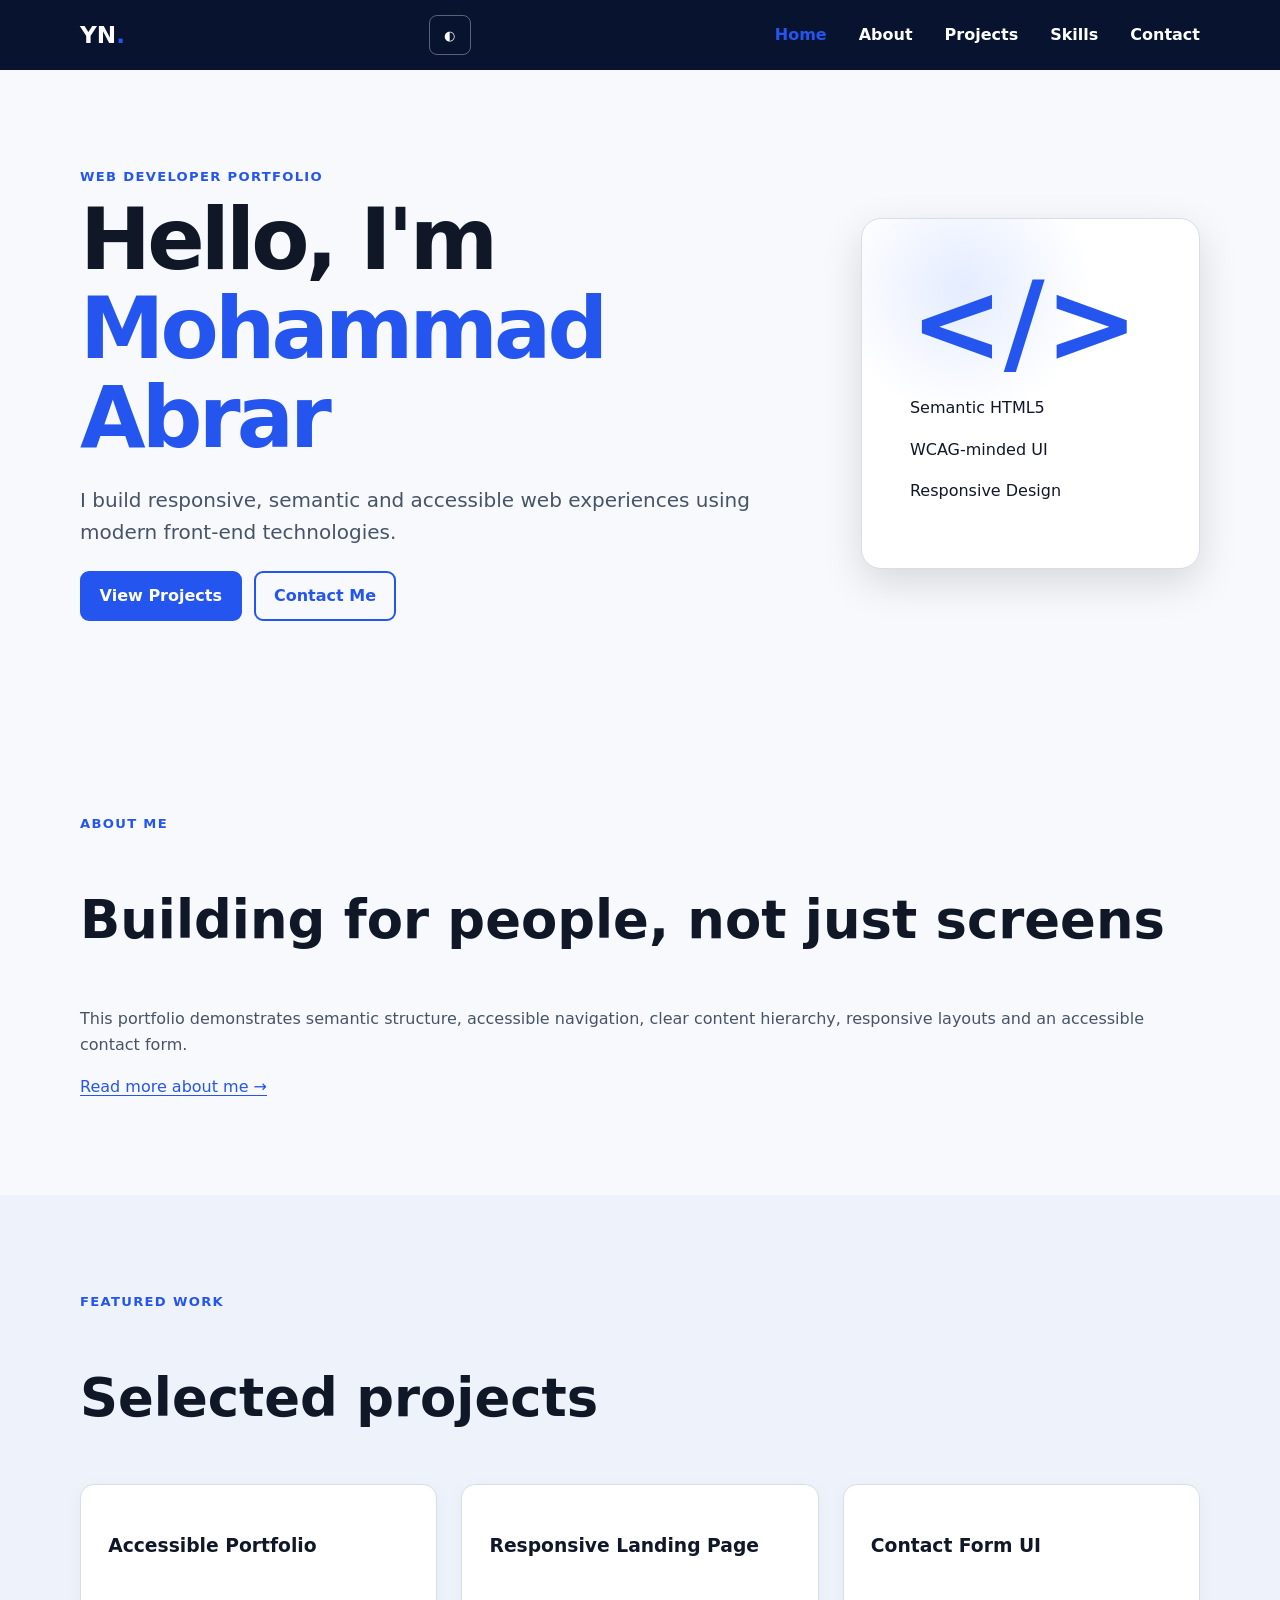
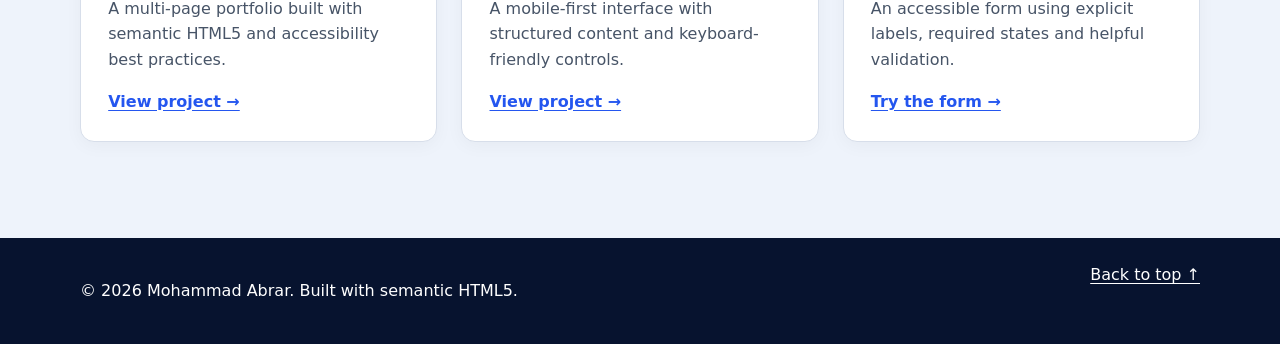
<file: index.html>
<!doctype html>
<html lang="en">
<head>
  <meta charset="utf-8">
  <meta name="viewport" content="width=device-width, initial-scale=1">
  <title>Mohammad Abrar | Accessible Web Developer Portfolio</title>
  <meta name="description" content="Personal portfolio of Mohammad Abrar, featuring accessible, semantic and responsive web development projects.">
  <meta name="keywords" content="web developer, HTML5, CSS3, JavaScript, accessibility, portfolio">
  <meta name="author" content="Mohammad Abrar">
  <meta name="robots" content="index, follow">
  <link rel="canonical" href="https://example.com/">
  <link rel="stylesheet" href="style.css">
</head>
<body>
  <a class="skip-link" href="#main-content">Skip to main content</a>

  <header class="site-header">
    <nav class="navbar" aria-label="Primary navigation">
      <a class="brand" href="index.html" aria-label="Mohammad Abrar home">YN<span>.</span></a>
      <button class="theme-toggle" type="button" aria-pressed="false" aria-label="Switch to dark mode">◐</button>
      <button class="nav-toggle" type="button" aria-expanded="false" aria-controls="primary-menu">
        <span class="sr-only">Toggle navigation</span>☰
      </button>
      <ul id="primary-menu" class="nav-menu">
        <li><a aria-current="page" href="index.html">Home</a></li>
        <li><a href="about.html">About</a></li>
        <li><a href="projects.html">Projects</a></li>
        <li><a href="skills.html">Skills</a></li>
        <li><a href="contact.html">Contact</a></li>
      </ul>
    </nav>
  </header>

  <main id="main-content">
    <section class="hero" aria-labelledby="hero-title">
      <div>
        <p class="eyebrow">Web Developer Portfolio</p>
        <h1 id="hero-title">Hello, I'm <span>Mohammad Abrar</span></h1>
        <p class="lead">I build responsive, semantic and accessible web experiences using modern front-end technologies.</p>
        <div class="actions">
          <a class="button" href="projects.html">View Projects</a>
          <a class="button button-outline" href="contact.html">Contact Me</a>
        </div>
      </div>
      <div class="hero-card" aria-label="Accessibility-focused portfolio">
        <div class="code-symbol" aria-hidden="true">&lt;/&gt;</div>
        <p>Semantic HTML5</p>
        <p>WCAG-minded UI</p>
        <p>Responsive Design</p>
      </div>
    </section>

    <section class="section" aria-labelledby="about-preview">
      <p class="eyebrow">About Me</p>
      <h2 id="about-preview">Building for people, not just screens</h2>
      <p class="section-intro">This portfolio demonstrates semantic structure, accessible navigation, clear content hierarchy, responsive layouts and an accessible contact form.</p>
      <a class="text-link" href="about.html">Read more about me →</a>
    </section>

    <section class="section section-alt" aria-labelledby="featured-title">
      <p class="eyebrow">Featured Work</p>
      <h2 id="featured-title">Selected projects</h2>
      <div class="card-grid">
        <article class="card">
          <h3>Accessible Portfolio</h3>
          <p>A multi-page portfolio built with semantic HTML5 and accessibility best practices.</p>
          <a href="projects.html">View project →</a>
        </article>
        <article class="card">
          <h3>Responsive Landing Page</h3>
          <p>A mobile-first interface with structured content and keyboard-friendly controls.</p>
          <a href="projects.html">View project →</a>
        </article>
        <article class="card">
          <h3>Contact Form UI</h3>
          <p>An accessible form using explicit labels, required states and helpful validation.</p>
          <a href="contact.html">Try the form →</a>
        </article>
      </div>
    </section>
  </main>

  <footer class="site-footer">
    <p>&copy; 2026 Mohammad Abrar. Built with semantic HTML5.</p>
    <a href="#main-content">Back to top ↑</a>
  </footer>
  <script src="script.js"></script>
</body>
</html>
</file>
<file: style.css>
/* Advanced CSS3: Grid + Flexbox + mobile-first + theme variables */
:root{color-scheme:light;--bg:#f7f9fc;--surface:#fff;--surface2:#eef3fb;--text:#101828;--muted:#475467;--primary:#2456ef;--border:#d7deea;--header:#07132f;--radius:14px;--max:1120px;--gap:clamp(1rem,2vw,1.5rem);--section:clamp(3.5rem,8vw,6rem)}
[data-theme=dark]{color-scheme:dark;--bg:#080d18;--surface:#101827;--surface2:#151f31;--text:#f4f7fb;--muted:#b7c0cf;--primary:#78a0ff;--border:#2b3850;--header:#030711}
*{box-sizing:border-box}html{scroll-behavior:smooth}body{margin:0;min-width:320px;background:var(--bg);color:var(--text);font-family:system-ui,-apple-system,"Segoe UI",sans-serif;line-height:1.6;transition:background .2s,color .2s}a{color:var(--primary);text-underline-offset:.2em}a:focus-visible,button:focus-visible,input:focus-visible,textarea:focus-visible{outline:3px solid #f59e0b;outline-offset:3px}.skip-link{position:absolute;left:-9999px;top:.5rem;z-index:1000;padding:.7rem 1rem;background:var(--header);color:#fff;border-radius:8px}.skip-link:focus{left:.5rem}.site-header{position:sticky;top:0;z-index:100;background:var(--header);backdrop-filter:blur(12px)}.navbar{width:min(100% - 2rem,var(--max));min-height:70px;margin:auto;display:flex;align-items:center;gap:1rem}.brand{color:#fff;font-size:1.45rem;font-weight:850;text-decoration:none}.brand span{color:var(--primary)}.nav-menu{list-style:none;display:flex;align-items:center;gap:clamp(1rem,2.5vw,2rem);margin:0 0 0 auto;padding:0}.nav-menu a{color:#fff;text-decoration:none;font-weight:650}.nav-menu a:hover,.nav-menu a[aria-current=page]{color:var(--primary)}.nav-toggle,.theme-toggle{border:1px solid #ffffff55;border-radius:8px;background:transparent;color:#fff;cursor:pointer;min-width:42px;min-height:40px}.theme-toggle{margin-left:auto}.nav-toggle{display:none}
.hero{width:min(100% - 2rem,var(--max));margin:auto;padding-block:var(--section);display:grid;grid-template-columns:1.35fr .65fr;gap:clamp(2rem,6vw,5rem);align-items:center}.eyebrow{margin:0 0 .5rem;color:var(--primary);font-size:.82rem;font-weight:800;letter-spacing:.1em;text-transform:uppercase}.hero h1,.page-header h1{margin:0;line-height:1.05;letter-spacing:-.045em;font-size:clamp(2.6rem,7vw,5.3rem)}.hero h1 span{color:var(--primary)}.lead{max-width:680px;margin-block:1.4rem;color:var(--muted);font-size:clamp(1.05rem,2vw,1.25rem)}.actions{display:flex;flex-wrap:wrap;gap:.8rem}.button{display:inline-flex;align-items:center;justify-content:center;min-height:44px;padding:.65rem 1.1rem;border:2px solid var(--primary);border-radius:9px;background:var(--primary);color:#fff;font-weight:750;text-decoration:none;cursor:pointer}.button-outline{background:transparent;color:var(--primary)}.hero-card{padding:clamp(2rem,5vw,3rem);border:1px solid var(--border);border-radius:20px;background:radial-gradient(circle at 30% 20%,#78a0ff33,transparent 35%),var(--surface);box-shadow:0 14px 40px #0002}.code-symbol{font-size:clamp(4rem,10vw,7rem);color:var(--primary);font-weight:900;line-height:1}.section{width:min(100% - 2rem,var(--max));margin:auto;padding-block:var(--section)}.section-alt{width:100%;padding-inline:max(1rem,calc((100% - var(--max))/2));background:var(--surface2)}.section h2,.page-header h1{font-size:clamp(2rem,5vw,3.3rem)}.section-intro,.page-header p:last-child{color:var(--muted)}.card-grid{display:grid;grid-template-columns:repeat(3,minmax(0,1fr));gap:var(--gap)}.card,.skill,.info-panel,.contact-form{border:1px solid var(--border);border-radius:var(--radius);background:var(--surface);box-shadow:0 4px 18px #0000000a}.card{min-height:100%;padding:clamp(1.25rem,3vw,1.7rem);display:flex;flex-direction:column}.card p,.skill p{color:var(--muted)}.card a{margin-top:auto;font-weight:750}.project-icon{color:var(--primary);font-size:2rem;font-weight:900}.tag-list{display:flex;flex-wrap:wrap;gap:.45rem;list-style:none;padding:0}.tag-list li{padding:.25rem .65rem;border-radius:999px;background:var(--surface2);font-size:.82rem;font-weight:650}.page-header{padding:var(--section) 1rem;text-align:center;background:var(--surface2)}.page-header p:last-child{max-width:720px;margin:1rem auto 0}.two-column{display:grid;grid-template-columns:repeat(2,minmax(0,1fr));gap:clamp(2rem,6vw,5rem);align-items:start}.info-panel,.contact-form{padding:clamp(1.3rem,4vw,2rem)}.skills-grid{display:grid;grid-template-columns:repeat(2,minmax(0,1fr));gap:var(--gap)}.form-group{margin-bottom:1.1rem}.form-group label{display:block;margin-bottom:.4rem;font-weight:750}.form-group input,.form-group textarea{width:100%;padding:.75rem .85rem;border:2px solid var(--border);border-radius:8px;background:var(--bg);color:var(--text)}.site-footer{padding:1.5rem max(1rem,calc((100% - var(--max))/2));display:flex;justify-content:space-between;gap:1rem;flex-wrap:wrap;background:var(--header);color:#fff}.site-footer a{color:#fff}.sr-only{position:absolute;width:1px;height:1px;padding:0;margin:-1px;overflow:hidden;clip:rect(0,0,0,0);white-space:nowrap;border:0}
@media(max-width:760px){.navbar{position:relative}.nav-toggle{display:block}.nav-menu{position:absolute;inset:70px 0 auto;display:none;flex-direction:column;align-items:stretch;gap:0;padding:.8rem 1rem 1rem;background:var(--header)}.nav-menu.open{display:flex}.nav-menu li{padding:.55rem 0}.hero,.two-column,.card-grid,.skills-grid{grid-template-columns:1fr}.hero{padding-block:4rem}.hero-card{order:-1}}
@media(min-width:761px) and (max-width:1050px){.card-grid{grid-template-columns:repeat(2,minmax(0,1fr))}}
@media(prefers-reduced-motion:reduce){html{scroll-behavior:auto}*{transition-duration:.01ms!important}}
</file>
